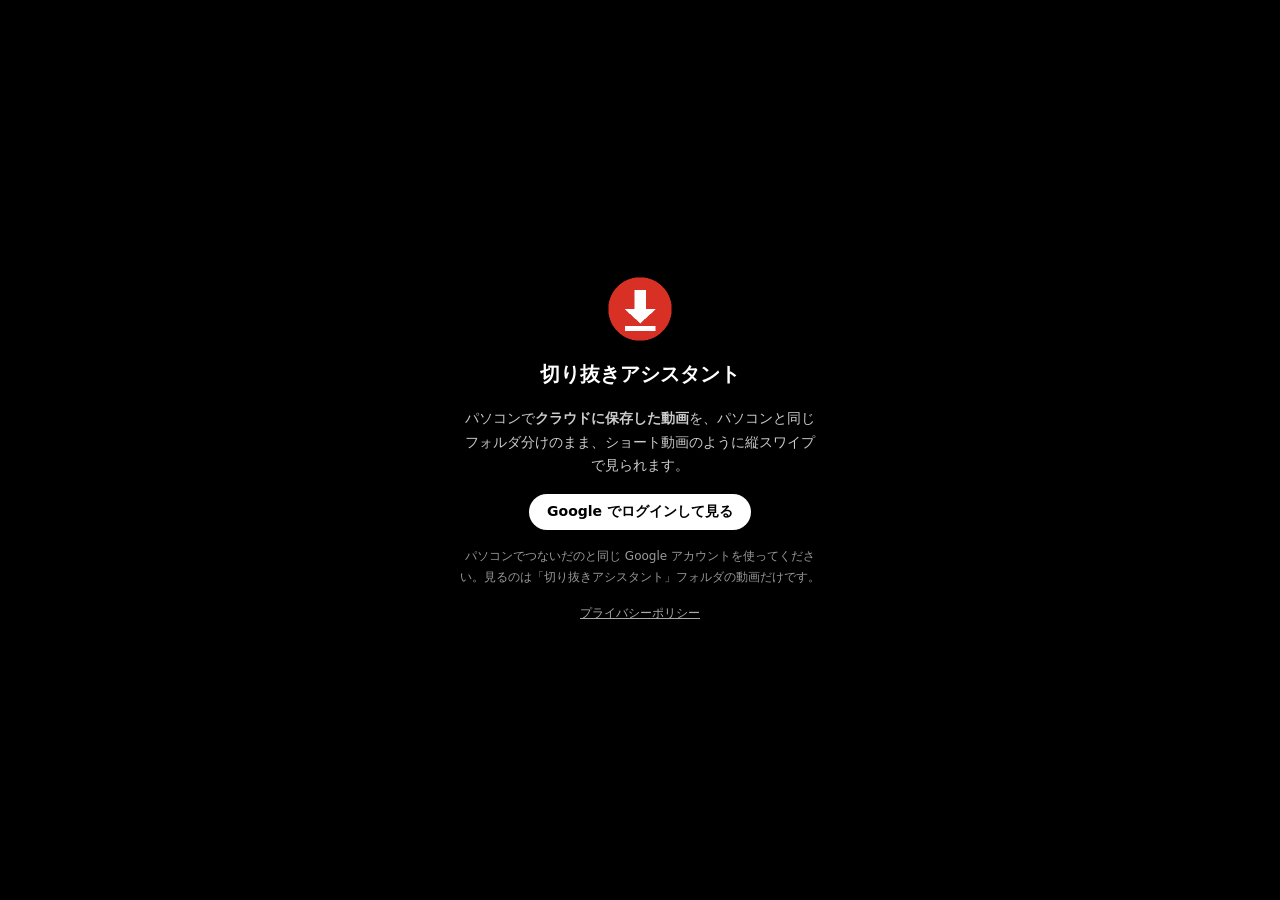
<file: index.html>
<!doctype html>
<html lang="ja" class="sv-page">
<head>
  <meta charset="utf-8">
  <meta name="viewport" content="width=device-width, initial-scale=1, viewport-fit=cover">
  <meta name="theme-color" content="#000000">
  <meta name="apple-mobile-web-app-capable" content="yes">
  <meta name="mobile-web-app-capable" content="yes">
  <title>切り抜きを見る</title>
  <link rel="icon" href="icon.png">
  <link rel="apple-touch-icon" href="icon.png">
  <link rel="stylesheet" href="shorts.css">
  <style>
    [hidden] { display: none !important; } /* 下の display: flex などに負けないように（ログインのあとも前の画面が裏に残っていた） */
    .ph-start { position: fixed; inset: 0; display: flex; flex-direction: column; align-items: center; justify-content: center; gap: 16px; padding: 32px 24px; text-align: center; line-height: 1.7; }
    .ph-start h1 { font-size: 20px; margin: 0; }
    .ph-start p { margin: 0; color: #ccc; font-size: 14px; max-width: 360px; }
    .ph-start .note { font-size: 12px; color: #999; }
    .ph-err { color: #ff8a80; font-size: 13px; }
    /* 一覧（パソコンの「保存した動画」と同じ並べ方） */
    html.sv-page, html.sv-page body { height: auto; min-height: 100%; }
    body.ph-viewing { overflow: hidden; }
    .ph-head { position: sticky; top: 0; z-index: 5; padding: calc(10px + env(safe-area-inset-top)) 12px 8px; background: rgba(0, 0, 0, .92); backdrop-filter: blur(8px); border-bottom: 1px solid #222; display: flex; flex-direction: column; gap: 8px; }
    .ph-bar { display: flex; align-items: center; gap: 8px; }
    .ph-bar .sp { flex: 1; }
    .ph-title { font-size: 17px; }
    .ph-stats { font-size: 12px; color: #999; white-space: nowrap; }
    .ph-head button, .ph-head select, .ph-head input { background: #1b1b1f; color: #fff; border: 1px solid #333; border-radius: 16px; padding: 8px 12px; font-size: 14px; font-family: inherit; }
    .ph-head input { flex: 1; min-width: 0; }
    .ph-head select { max-width: 8.5em; }
    .ph-chips { display: flex; gap: 6px; overflow-x: auto; scrollbar-width: none; }
    .ph-chips::-webkit-scrollbar { display: none; }
    .ph-head .ph-chip { white-space: nowrap; flex: none; font-size: 13px; padding: 6px 12px; }
    .ph-head .ph-chip.on { background: #fff; color: #000; border-color: #fff; }
    .ph-head .ph-fav { color: #ff7a93; border-color: #5a2a36; }
    .ph-head .ph-fav.on { background: #ff4d6d; color: #fff; border-color: #ff4d6d; }
    .ph-grid { list-style: none; margin: 0; padding: 12px 12px calc(24px + env(safe-area-inset-bottom)); display: grid; grid-template-columns: repeat(2, minmax(0, 1fr)); gap: 14px 10px; }
    @media (min-width: 640px) { .ph-grid { grid-template-columns: repeat(auto-fill, minmax(220px, 1fr)); } }
    .ph-card { min-width: 0; }
    .ph-thumb { position: relative; display: block; width: 100%; aspect-ratio: 16 / 9; padding: 0; border: 0; border-radius: 10px; overflow: hidden; background: linear-gradient(135deg, #2a2b31, #17181c); cursor: pointer; -webkit-tap-highlight-color: transparent; }
    .ph-img { position: absolute; inset: 0; width: 100%; height: 100%; object-fit: cover; opacity: 0; transition: opacity .3s; }
    .ph-img.on { opacity: 1; }
    .ph-thumb.vertical .ph-img { object-fit: contain; background: #000; }
    .ph-play { position: absolute; inset: 0; display: flex; align-items: center; justify-content: center; font-size: 22px; color: rgba(255, 255, 255, .85); text-shadow: 0 1px 6px rgba(0, 0, 0, .6); }
    .ph-img.on ~ .ph-play { opacity: 0; }
    .ph-dur { position: absolute; right: 6px; bottom: 6px; background: rgba(0, 0, 0, .7); color: #fff; font-size: 11px; padding: 2px 6px; border-radius: 6px; font-variant-numeric: tabular-nums; }
    .ph-card { position: relative; }
    .ph-heart { position: absolute; left: 2px; top: 2px; width: 40px; height: 40px; padding: 0; border: 0; background: transparent; color: rgba(255, 255, 255, .85); font-size: 22px; line-height: 40px; text-align: center; text-shadow: 0 1px 4px rgba(0, 0, 0, .8); cursor: pointer; -webkit-tap-highlight-color: transparent; }
    .ph-heart.on { color: #ff4d6d; }
    #viewer-like.on { color: #ff4d6d; }
    .ph-name { margin-top: 6px; font-size: 13px; line-height: 1.4; display: -webkit-box; -webkit-line-clamp: 2; -webkit-box-orient: vertical; overflow: hidden; word-break: break-all; }
    .ph-meta { margin-top: 2px; font-size: 11px; color: #999; }
    .ph-empty { padding: 40px 24px; text-align: center; line-height: 1.7; }
    .ph-empty p { margin: 0 0 12px; color: #ccc; }
    #viewer { position: fixed; inset: 0; z-index: 40; background: #000; }
    #viewer .sv { z-index: 1; }
    #viewer .sv-top { z-index: 3; }
    #viewer .sv-top button { font-weight: 700; }
    .sv-counter { top: calc(58px + env(safe-area-inset-top)); }
    .ph-head .ph-account { max-width: 9em; overflow: hidden; text-overflow: ellipsis; white-space: nowrap; flex: none; font-size: 12px; }
    .sv-empty { flex-direction: column; }
    .sv-empty p { margin: 0 0 12px; max-width: 360px; }
    .sv-empty .note { font-size: 12px; color: #999; margin-top: 16px; }
    .sv-empty .sv-action { margin-top: 4px; }
    .ph-toast { position: fixed; left: 12px; right: 12px; top: calc(96px + env(safe-area-inset-top)); z-index: 6; margin: 0 auto; max-width: 420px; padding: 10px 14px; border-radius: 12px; background: rgba(0, 0, 0, .85); color: #ff8a80; font-size: 13px; line-height: 1.6; text-align: center; }
  </style>
</head>
<body>
  <div id="start" class="ph-start">
    <img src="icon.png" alt="" width="64" height="64">
    <h1>切り抜きアシスタント</h1>
    <p>パソコンで<b>クラウドに保存した動画</b>を、パソコンと同じフォルダ分けのまま、ショート動画のように縦スワイプで見られます。</p>
    <button id="login" class="sv-action" type="button">Google でログインして見る</button>
    <p id="status" class="note" hidden></p>
    <p id="msg" class="ph-err" hidden></p>
    <p class="note">パソコンでつないだのと同じ Google アカウントを使ってください。見るのは「切り抜きアシスタント」フォルダの動画だけです。</p>
    <p class="note"><a href="privacy.html" style="color:#aaa">プライバシーポリシー</a></p>
  </div>
  <div id="lib" hidden>
    <header id="top" class="ph-head">
      <div class="ph-bar">
        <b class="ph-title">保存した動画</b>
        <span id="lib-stats" class="ph-stats"></span>
        <span class="sp"></span>
        <button id="report" type="button" aria-label="不具合を伝える">不具合</button>
        <button id="reload" type="button" aria-label="新しいのを読む">↻</button>
        <button id="account" class="ph-account" type="button">アカウント</button>
      </div>
      <div class="ph-bar">
        <input id="q" type="search" placeholder="名前で探す" aria-label="名前で探す" autocomplete="off">
        <select id="period" aria-label="期間">
          <option value="all">すべての期間</option>
          <option value="day">今日</option>
          <option value="week">この 7 日</option>
          <option value="month">この 30 日</option>
        </select>
        <select id="sort" aria-label="並べ替え">
          <option value="new">新しい順</option>
          <option value="old">古い順</option>
          <option value="name">名前順</option>
          <option value="size">大きい順</option>
        </select>
      </div>
      <div id="folders" class="ph-chips" hidden></div>
    </header>
    <ul id="grid" class="ph-grid"></ul>
    <div id="lib-empty" class="ph-empty" hidden></div>
  </div>
  <div id="viewer" hidden>
    <div class="sv-top"><button id="viewer-close" type="button">✕ 閉じる</button><button id="viewer-like" type="button">♡ お気に入り</button><button id="viewer-report" type="button">不具合を伝える</button></div>
    <div id="view"></div>
  </div>
  <p id="toast" class="ph-toast" role="status" hidden></p>

  <script src="https://accounts.google.com/gsi/client" async></script>
  <script src="drive-config.js"></script>
  <script src="ts-mp4.js"></script>
  <script src="sv-enhance.js"></script>
  <script src="shorts-view.js"></script>
  <script src="phone-lib.js"></script>
  <script src="phone.js"></script>
</body>
</html>
</file>
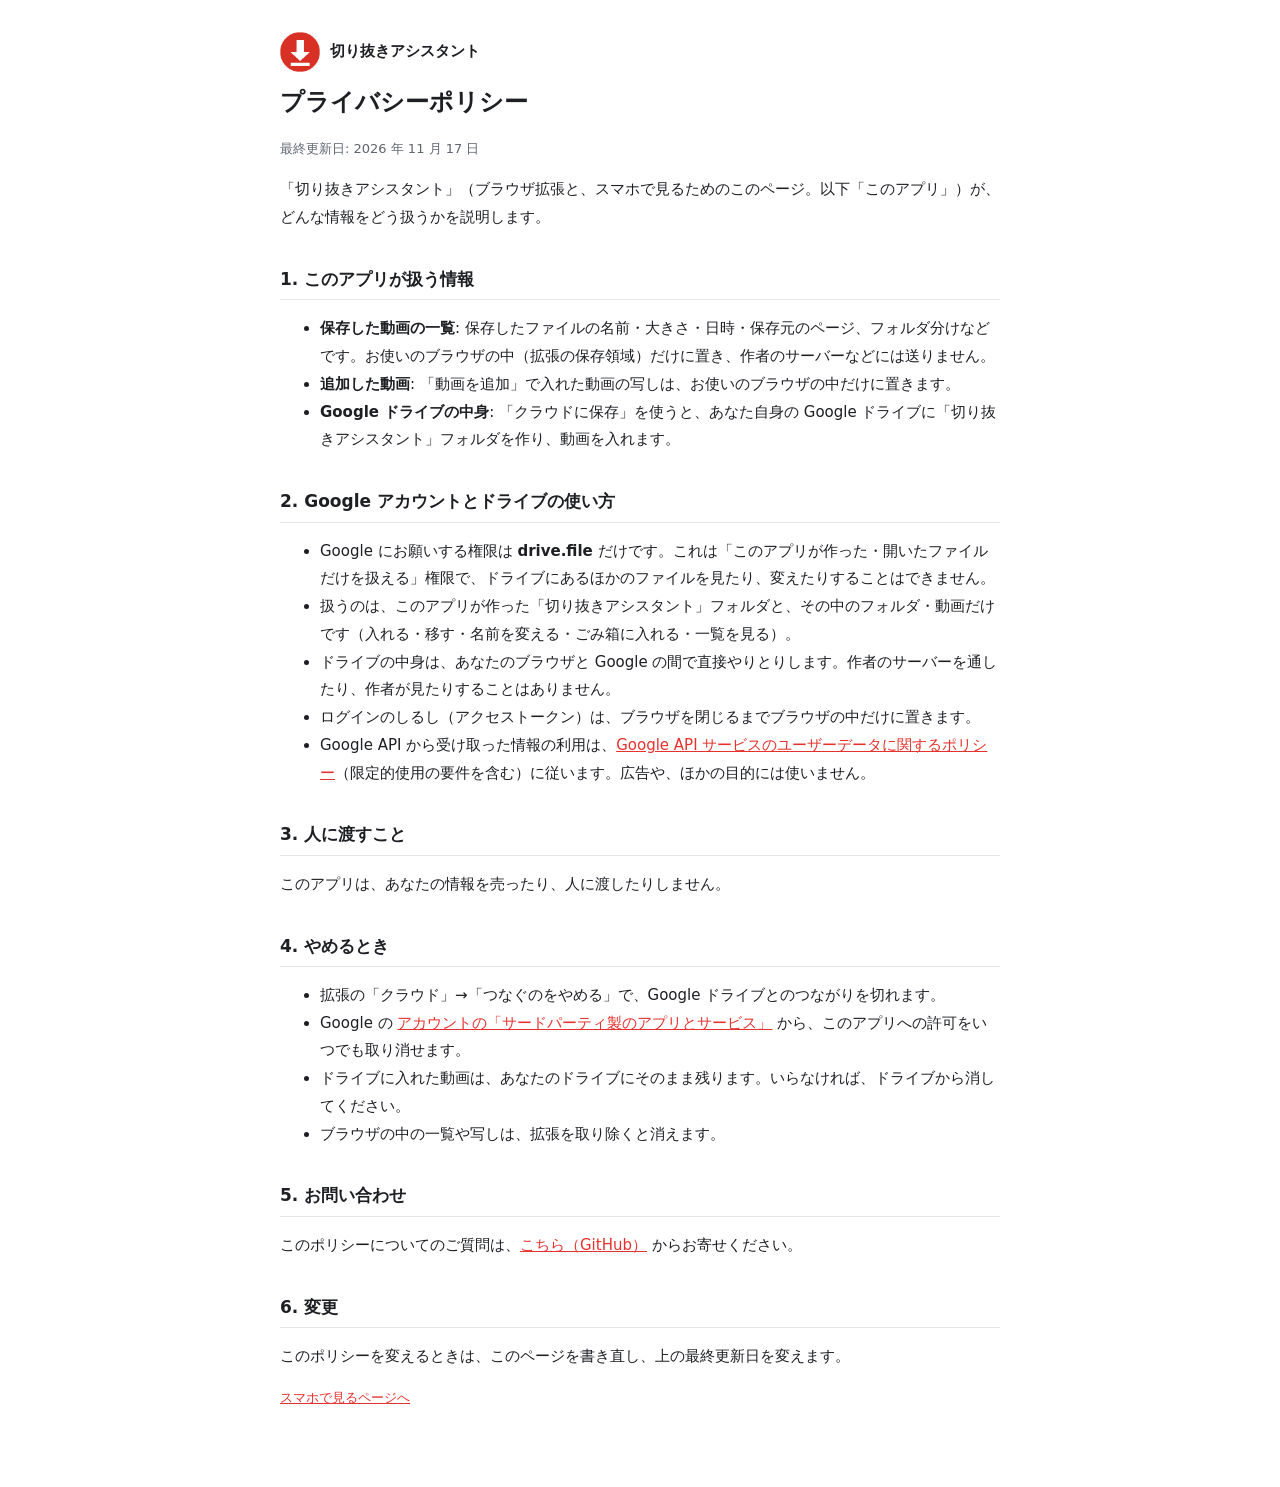
<file: privacy.html>
<!doctype html>
<html lang="ja">
<head>
  <meta charset="utf-8">
  <meta name="viewport" content="width=device-width, initial-scale=1">
  <title>プライバシーポリシー｜切り抜きアシスタント</title>
  <link rel="icon" href="icon.png">
  <style>
    :root { color-scheme: light dark; --fg: #1d1f23; --muted: #5f6570; --bg: #fff; --line: #e4e6ea; --accent: #e5322d; }
    @media (prefers-color-scheme: dark) { :root { --fg: #e9eaec; --muted: #a0a5ad; --bg: #16171a; --line: #2e3035; --accent: #f0605a; } }
    body { margin: 0; background: var(--bg); color: var(--fg); font: 15px/1.85 system-ui, -apple-system, "Segoe UI", "Hiragino Sans", "Yu Gothic UI", sans-serif; }
    main { max-width: 720px; margin: 0 auto; padding: 32px 18px 64px; }
    h1 { font-size: 24px; margin: 8px 0 4px; }
    h2 { font-size: 17px; margin: 32px 0 6px; padding-bottom: 4px; border-bottom: 1px solid var(--line); }
    p, li { color: var(--fg); }
    .muted { color: var(--muted); font-size: 13px; }
    a { color: var(--accent); }
    .brand { display: flex; gap: 10px; align-items: center; }
    .brand img { border-radius: 10px; }
  </style>
</head>
<body>
  <main>
    <div class="brand"><img src="icon.png" alt="" width="40" height="40"><b>切り抜きアシスタント</b></div>
    <h1>プライバシーポリシー</h1>
    <p class="muted">最終更新日: 2026 年 11 月 17 日</p>

    <p>「切り抜きアシスタント」（ブラウザ拡張と、スマホで見るためのこのページ。以下「このアプリ」）が、どんな情報をどう扱うかを説明します。</p>

    <h2>1. このアプリが扱う情報</h2>
    <ul>
      <li><b>保存した動画の一覧</b>: 保存したファイルの名前・大きさ・日時・保存元のページ、フォルダ分けなどです。お使いのブラウザの中（拡張の保存領域）だけに置き、作者のサーバーなどには送りません。</li>
      <li><b>追加した動画</b>: 「動画を追加」で入れた動画の写しは、お使いのブラウザの中だけに置きます。</li>
      <li><b>Google ドライブの中身</b>: 「クラウドに保存」を使うと、あなた自身の Google ドライブに「切り抜きアシスタント」フォルダを作り、動画を入れます。</li>
    </ul>

    <h2>2. Google アカウントとドライブの使い方</h2>
    <ul>
      <li>Google にお願いする権限は <b>drive.file</b> だけです。これは「このアプリが作った・開いたファイルだけを扱える」権限で、ドライブにあるほかのファイルを見たり、変えたりすることはできません。</li>
      <li>扱うのは、このアプリが作った「切り抜きアシスタント」フォルダと、その中のフォルダ・動画だけです（入れる・移す・名前を変える・ごみ箱に入れる・一覧を見る）。</li>
      <li>ドライブの中身は、あなたのブラウザと Google の間で直接やりとりします。作者のサーバーを通したり、作者が見たりすることはありません。</li>
      <li>ログインのしるし（アクセストークン）は、ブラウザを閉じるまでブラウザの中だけに置きます。</li>
      <li>Google API から受け取った情報の利用は、<a href="https://developers.google.com/terms/api-services-user-data-policy" target="_blank" rel="noopener">Google API サービスのユーザーデータに関するポリシー</a>（限定的使用の要件を含む）に従います。広告や、ほかの目的には使いません。</li>
    </ul>

    <h2>3. 人に渡すこと</h2>
    <p>このアプリは、あなたの情報を売ったり、人に渡したりしません。</p>

    <h2>4. やめるとき</h2>
    <ul>
      <li>拡張の「クラウド」→「つなぐのをやめる」で、Google ドライブとのつながりを切れます。</li>
      <li>Google の <a href="https://myaccount.google.com/permissions" target="_blank" rel="noopener">アカウントの「サードパーティ製のアプリとサービス」</a> から、このアプリへの許可をいつでも取り消せます。</li>
      <li>ドライブに入れた動画は、あなたのドライブにそのまま残ります。いらなければ、ドライブから消してください。</li>
      <li>ブラウザの中の一覧や写しは、拡張を取り除くと消えます。</li>
    </ul>

    <h2>5. お問い合わせ</h2>
    <p>このポリシーについてのご質問は、<a href="https://github.com/ikasumi1503/kirinuki-phone/issues" target="_blank" rel="noopener">こちら（GitHub）</a> からお寄せください。</p>

    <h2>6. 変更</h2>
    <p>このポリシーを変えるときは、このページを書き直し、上の最終更新日を変えます。</p>

    <p class="muted"><a href="./">スマホで見るページへ</a></p>
  </main>
</body>
</html>
</file>
<file: shorts.css>
/* 縦スワイプで見るプレイヤー（shorts-view.js）。拡張とスマホのページで同じものを使う */
html.sv-page, html.sv-page body { margin: 0; height: 100%; background: #000; color: #fff; font-family: system-ui, -apple-system, "Segoe UI", "Hiragino Sans", "Yu Gothic UI", sans-serif; }
.sv [hidden] { display: none !important; }
.sv {
  --sv-ease: cubic-bezier(.2, .8, .2, 1);
  color: #fff; position: fixed; inset: 0; overflow-y: scroll; scroll-snap-type: y mandatory; overscroll-behavior: contain;
  scrollbar-width: none; background: #000; -webkit-tap-highlight-color: transparent; user-select: none;
}
.sv::-webkit-scrollbar { display: none; }
.sv svg { width: 100%; height: 100%; fill: none; stroke: currentColor; stroke-width: 2; stroke-linecap: round; stroke-linejoin: round; }

/* ---- 1 本 ---- */
.sv-slide { position: relative; height: 100vh; height: 100dvh; scroll-snap-align: start; scroll-snap-stop: always; display: flex; align-items: center; justify-content: center; overflow: hidden; cursor: pointer; }
.sv-slide video { height: 100%; max-width: 100%; object-fit: contain; background: #000; }
/* 見るときにきれいにした絵（動画のちょうど上に重ねる。触っても下の動画に届く） */
.sv-slide canvas.sv-enhance { position: absolute; pointer-events: none; }
.sv-state { position: absolute; inset: 0; display: flex; flex-direction: column; gap: 12px; align-items: center; justify-content: center; text-align: center; padding: 24px; color: #ddd; font-size: 15px; line-height: 1.6; z-index: 2; }
.sv-why { font-size: 13px; color: #ffb0aa; max-width: 360px; }
.sv-action { background: #fff; color: #000; border: 0; border-radius: 18px; padding: 9px 18px; font-size: 14px; font-weight: 700; cursor: pointer; font-family: inherit; }
.sv-empty { height: 100%; display: flex; align-items: center; justify-content: center; text-align: center; padding: 32px; color: #ccc; line-height: 1.8; }

/* 読み込み中のくるくる */
.sv-spin { position: absolute; width: 42px; height: 42px; border-radius: 50%; border: 3px solid rgba(255, 255, 255, .2); border-top-color: #fff; animation: sv-spin .8s linear infinite; pointer-events: none; }
@keyframes sv-spin { to { transform: rotate(360deg); } }

/* 止めたときの大きな再生マーク */
.sv-big { position: absolute; width: 76px; height: 76px; padding: 20px 18px 20px 24px; border-radius: 50%; background: rgba(0, 0, 0, .45); backdrop-filter: blur(6px); color: #fff; pointer-events: none; animation: sv-pop .25s var(--sv-ease); }
@keyframes sv-pop { from { transform: scale(.6); opacity: 0; } }

/* 左右ダブルタップの「10 秒」 */
.sv-seek { position: absolute; top: 50%; transform: translateY(-50%); padding: 10px 16px; border-radius: 999px; background: rgba(0, 0, 0, .5); font-weight: 700; font-size: 15px; opacity: 0; pointer-events: none; }
.sv-seek.left { left: 8%; }
.sv-seek.right { right: 8%; }
.sv-seek.show { animation: sv-seek .7s var(--sv-ease); }
@keyframes sv-seek { 0% { opacity: 0; transform: translateY(-50%) scale(.8); } 25% { opacity: 1; transform: translateY(-50%) scale(1); } 100% { opacity: 0; } }

/* 名前 */
.sv-cap { position: absolute; left: 0; right: 0; bottom: 0; padding: 70px 76px calc(54px + env(safe-area-inset-bottom)) 16px; background: linear-gradient(transparent, rgba(0, 0, 0, .78)); pointer-events: none; }
.sv-title { font-weight: 700; font-size: 15px; line-height: 1.4; overflow: hidden; display: -webkit-box; -webkit-line-clamp: 2; -webkit-box-orient: vertical; text-shadow: 0 1px 4px rgba(0, 0, 0, .6); }
/* AI で高画質にした版を流しているときの札 */
.sv-ai-chip { display: inline-block; margin-bottom: 6px; padding: 3px 9px; border-radius: 999px; font-size: 11.5px; font-weight: 800; color: #fff; background: linear-gradient(135deg, #a78bfa, #7c3aed); box-shadow: 0 2px 8px rgba(124, 58, 237, .45); }
/* 輪郭くっきりのボタン（三角のアイコン） */
.sv-enhance-btn { padding: 12px; }
.sv-sub { font-size: 12px; color: #ccc; margin-top: 4px; white-space: nowrap; overflow: hidden; text-overflow: ellipsis; }

/* ---- 下の再生バー（触る所は太く） ---- */
.sv-bar { position: absolute; left: 0; right: 0; bottom: 0; padding: 14px 16px calc(10px + env(safe-area-inset-bottom)); touch-action: none; cursor: pointer; z-index: 3; }
.sv-track { position: relative; height: 4px; border-radius: 2px; background: rgba(255, 255, 255, .25); transition: height .15s; }
.sv-buf { position: absolute; left: 0; top: 0; bottom: 0; width: 0; border-radius: 2px; background: rgba(255, 255, 255, .35); }
.sv-fill { position: absolute; left: 0; top: 0; bottom: 0; width: 0; border-radius: 2px; background: #ff3b30; }
.sv-knob { position: absolute; top: 50%; left: 0; width: 14px; height: 14px; margin: -7px 0 0 -7px; border-radius: 50%; background: #fff; box-shadow: 0 1px 4px rgba(0, 0, 0, .5); transform: scale(0); transition: transform .15s var(--sv-ease); }
.sv-times { margin-top: 6px; font-size: 12px; color: rgba(255, 255, 255, .85); font-variant-numeric: tabular-nums; height: 16px; text-shadow: 0 1px 3px rgba(0, 0, 0, .7); opacity: 0; transition: opacity .2s; }
.sv-tip { position: absolute; bottom: calc(34px + env(safe-area-inset-bottom)); transform: translateX(-50%); margin-left: 16px; background: rgba(0, 0, 0, .75); padding: 3px 8px; border-radius: 6px; font-size: 12px; font-variant-numeric: tabular-nums; opacity: 0; pointer-events: none; transition: opacity .15s; }
.sv-bar:hover .sv-track, .sv-slide.scrubbing .sv-track, .sv-slide.paused .sv-track { height: 6px; }
.sv-bar:hover .sv-knob, .sv-slide.scrubbing .sv-knob, .sv-slide.paused .sv-knob, .sv-touch .sv-knob { transform: scale(1); }
.sv-bar:hover .sv-tip, .sv-slide.scrubbing .sv-tip { opacity: 1; }
.sv-ui .sv-times, .sv-slide.paused .sv-times, .sv-slide.scrubbing .sv-times, .sv-touch .sv-times { opacity: 1; }
.sv-slide.scrubbing .sv-cap { opacity: .3; }

/* ---- 右の操作ボタン ---- */
.sv-rail { position: fixed; right: 12px; top: 50%; transform: translateY(-50%); z-index: 4; display: flex; flex-direction: column; gap: 10px; transition: opacity .25s; }
.sv-btn {
  width: 46px; height: 46px; padding: 11px; border-radius: 50%; border: 0; cursor: pointer; color: #fff; font: 700 13px system-ui, sans-serif;
  background: rgba(0, 0, 0, .45); backdrop-filter: blur(8px); box-shadow: 0 2px 10px rgba(0, 0, 0, .35); transition: background .15s, transform .12s, opacity .15s;
  display: flex; align-items: center; justify-content: center;
}
.sv-btn:hover:not(:disabled) { background: rgba(255, 255, 255, .22); }
.sv-btn:active:not(:disabled) { transform: scale(.9); }
.sv-btn:disabled { opacity: .3; cursor: default; }
.sv-btn.on { background: rgba(255, 59, 48, .85); }
.sv-speed { padding: 0; }
/* PC は、マウスを止めると隠す（動かすと出る）。スマホはいつも出す。上下の矢印は PC だけ */
.sv:not(.sv-touch):not(.sv-ui) .sv-rail, .sv:not(.sv-touch):not(.sv-ui) .sv-counter { opacity: 0; pointer-events: none; }
.sv:not(.sv-touch):not(.sv-ui) { cursor: none; }
.sv-touch .sv-up, .sv-touch .sv-down { display: none; }

/* 何本目 */
.sv-counter { position: fixed; top: calc(14px + env(safe-area-inset-top)); left: 50%; transform: translateX(-50%); z-index: 4; padding: 4px 12px; border-radius: 999px; background: rgba(0, 0, 0, .45); backdrop-filter: blur(6px); font-size: 12.5px; font-weight: 700; font-variant-numeric: tabular-nums; pointer-events: none; transition: opacity .25s; }

/* 一言の知らせ（音あり・速さなど） */
.sv-flash { position: fixed; top: 50%; left: 50%; transform: translate(-50%, -50%); z-index: 5; padding: 10px 18px; border-radius: 12px; background: rgba(0, 0, 0, .7); font-weight: 700; font-size: 15px; pointer-events: none; }
.sv-flash.show { animation: sv-flash 1.3s var(--sv-ease) forwards; }
@keyframes sv-flash { 0% { opacity: 0; transform: translate(-50%, -50%) scale(.9); } 15% { opacity: 1; transform: translate(-50%, -50%) scale(1); } 75% { opacity: 1; } 100% { opacity: 0; } }

/* はじめての使い方 */
/* 幅は中身に合わせる（left: 50% だけだと、画面の半分の幅で折り返して「次の動 / 画」のように割れる） */
.sv-hint { position: fixed; left: 50%; top: 50%; transform: translate(-50%, -50%); z-index: 6; width: max-content; max-width: calc(100vw - 32px); background: rgba(0, 0, 0, .78); backdrop-filter: blur(8px); padding: 18px 24px; border-radius: 16px; text-align: center; line-height: 2; font-size: 14px; animation: sv-pop .3s var(--sv-ease); transition: opacity .5s; cursor: pointer; }
.sv-hint.out { opacity: 0; }

/* ---- 上の「閉じる」など（ページが置く） ---- */
.sv-top[hidden] { display: none; } /* 下の display: flex に負けないように（ログイン前のスマホのページで ↻ が出ていた） */
.sv-top { position: fixed; z-index: 4; top: calc(12px + env(safe-area-inset-top)); left: 12px; display: flex; gap: 8px; transition: opacity .25s; }
.sv-top button, .sv-top a { background: rgba(0, 0, 0, .5); color: #fff; border: 1px solid rgba(255, 255, 255, .25); border-radius: 18px; padding: 8px 14px; font-size: 13px; cursor: pointer; text-decoration: none; font-family: inherit; backdrop-filter: blur(6px); }

@media (max-width: 520px) {
  .sv-btn { width: 44px; height: 44px; }
  .sv-rail { right: 8px; top: auto; bottom: calc(96px + env(safe-area-inset-bottom)); transform: none; }
}
@media (prefers-reduced-motion: reduce) {
  .sv *, .sv *::before, .sv *::after { animation-duration: .01ms !important; transition-duration: .01ms !important; }
}
</file>
